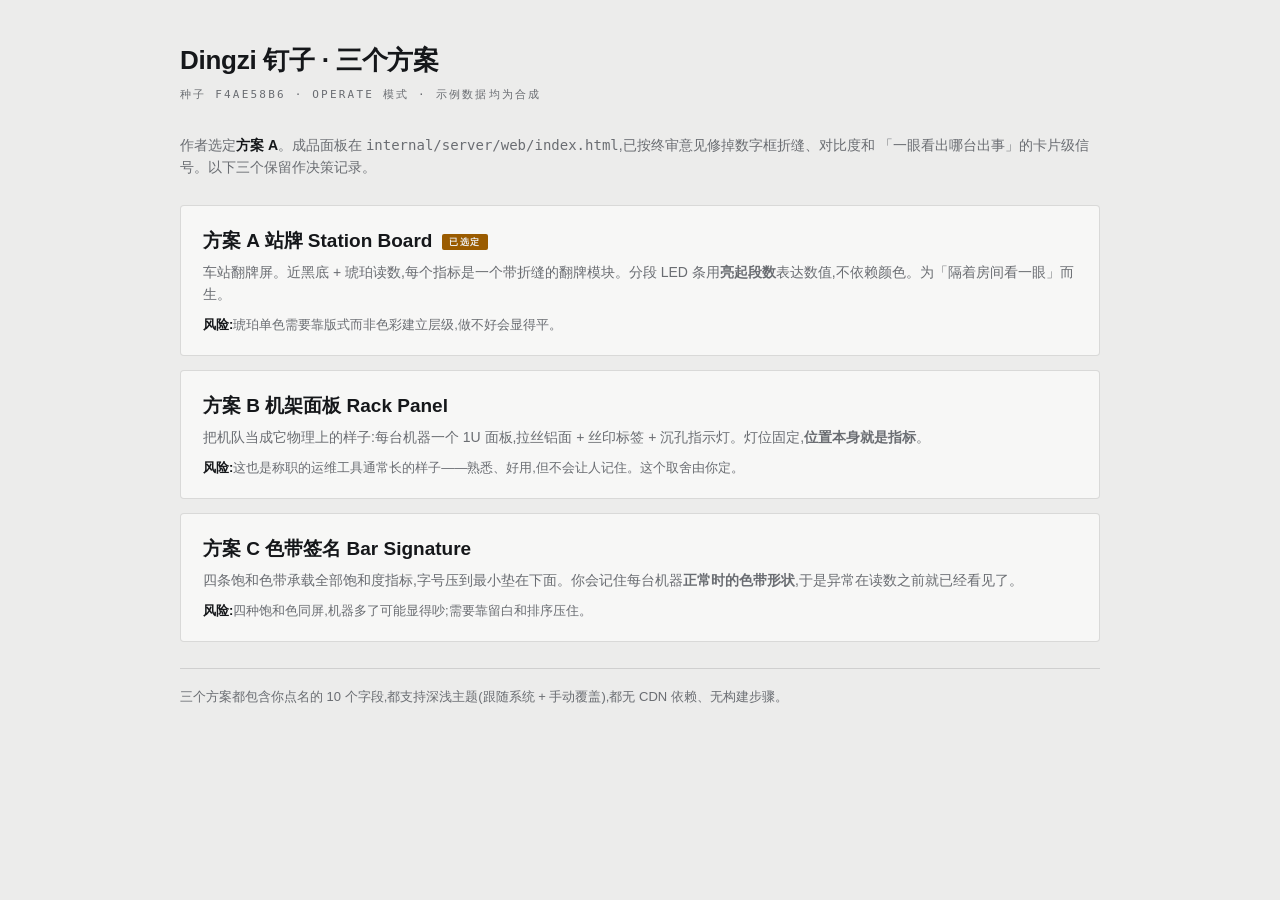
<file: mockups/index.html>
<!DOCTYPE html>
<html lang="zh-CN">
<head>
<meta charset="UTF-8">
<meta name="viewport" content="width=device-width, initial-scale=1">
<title>Dingzi 钉子 · 三个方案</title>
<style>
:root{--bg:#111214;--card:#1c1e21;--ink:#f0f0ee;--dim:#8b9097;--edge:rgba(255,255,255,.12);
--acc:#ffb000;
--sans:-apple-system,BlinkMacSystemFont,"Segoe UI","Noto Sans SC","PingFang SC",sans-serif;
--mono:ui-monospace,SFMono-Regular,Menlo,Consolas,monospace}
@media(prefers-color-scheme:light){:root{--bg:#ececeb;--card:#f7f7f6;--ink:#15171a;
--dim:#6a6d72;--edge:rgba(0,0,0,.12);--acc:#9a5b00}}
*{box-sizing:border-box;margin:0;padding:0}
body{background:var(--bg);color:var(--ink);font-family:var(--sans);padding:40px 24px 60px;
line-height:1.55}
.w{max-width:920px;margin:0 auto}
h1{font-size:26px;letter-spacing:-.01em;margin-bottom:6px}
.sub{font-family:var(--mono);font-size:11px;letter-spacing:.2em;text-transform:uppercase;
color:var(--dim);margin-bottom:32px}
a.card{display:block;background:var(--card);border:1px solid var(--edge);border-radius:4px;
padding:20px 22px;margin-bottom:14px;text-decoration:none;color:inherit}
a.card:hover{border-color:var(--acc)}
a.card:focus-visible{outline:2px solid var(--acc);outline-offset:2px}
.chosen{font-family:var(--mono);font-size:9px;letter-spacing:.16em;
background:var(--acc);color:var(--bg);padding:3px 7px;border-radius:2px;margin-left:10px;
vertical-align:2px;font-weight:700}
h2{font-size:19px;margin-bottom:7px}
p{font-size:14px;color:var(--dim)}
p.risk{margin-top:9px;font-size:13px}
p.risk b{color:var(--ink);font-weight:600}
.note{margin-top:26px;padding-top:18px;border-top:1px solid var(--edge);font-size:13px;
color:var(--dim)}
</style>
</head>
<body>
<div class="w">
  <h1>Dingzi 钉子 · 三个方案</h1>
  <div class="sub">种子 f4ae58b6 · Operate 模式 · 示例数据均为合成</div>
  <p style="margin-bottom:26px">作者选定<b style="color:var(--ink)">方案 A</b>。成品面板在
  <code>internal/server/web/index.html</code>,已按终审意见修掉数字框折缝、对比度和
  「一眼看出哪台出事」的卡片级信号。以下三个保留作决策记录。</p>

  <a class="card" href="a-station-board.html">
    <h2>方案 A 站牌 Station Board<span class="chosen">已选定</span></h2>
    <p>车站翻牌屏。近黑底 + 琥珀读数,每个指标是一个带折缝的翻牌模块。分段 LED 条用<b>亮起段数</b>表达数值,不依赖颜色。为「隔着房间看一眼」而生。</p>
    <p class="risk"><b>风险:</b>琥珀单色需要靠版式而非色彩建立层级,做不好会显得平。</p>
  </a>

  <a class="card" href="b-rack-panel.html">
    <h2>方案 B 机架面板 Rack Panel</h2>
    <p>把机队当成它物理上的样子:每台机器一个 1U 面板,拉丝铝面 + 丝印标签 + 沉孔指示灯。灯位固定,<b>位置本身就是指标</b>。</p>
    <p class="risk"><b>风险:</b>这也是称职的运维工具通常长的样子——熟悉、好用,但不会让人记住。这个取舍由你定。</p>
  </a>

  <a class="card" href="c-bar-signature.html">
    <h2>方案 C 色带签名 Bar Signature</h2>
    <p>四条饱和色带承载全部饱和度指标,字号压到最小垫在下面。你会记住每台机器<b>正常时的色带形状</b>,于是异常在读数之前就已经看见了。</p>
    <p class="risk"><b>风险:</b>四种饱和色同屏,机器多了可能显得吵;需要靠留白和排序压住。</p>
  </a>

  <div class="note">三个方案都包含你点名的 10 个字段,都支持深浅主题(跟随系统 + 手动覆盖),都无 CDN 依赖、无构建步骤。</div>
</div>
</body>
</html>
</file>
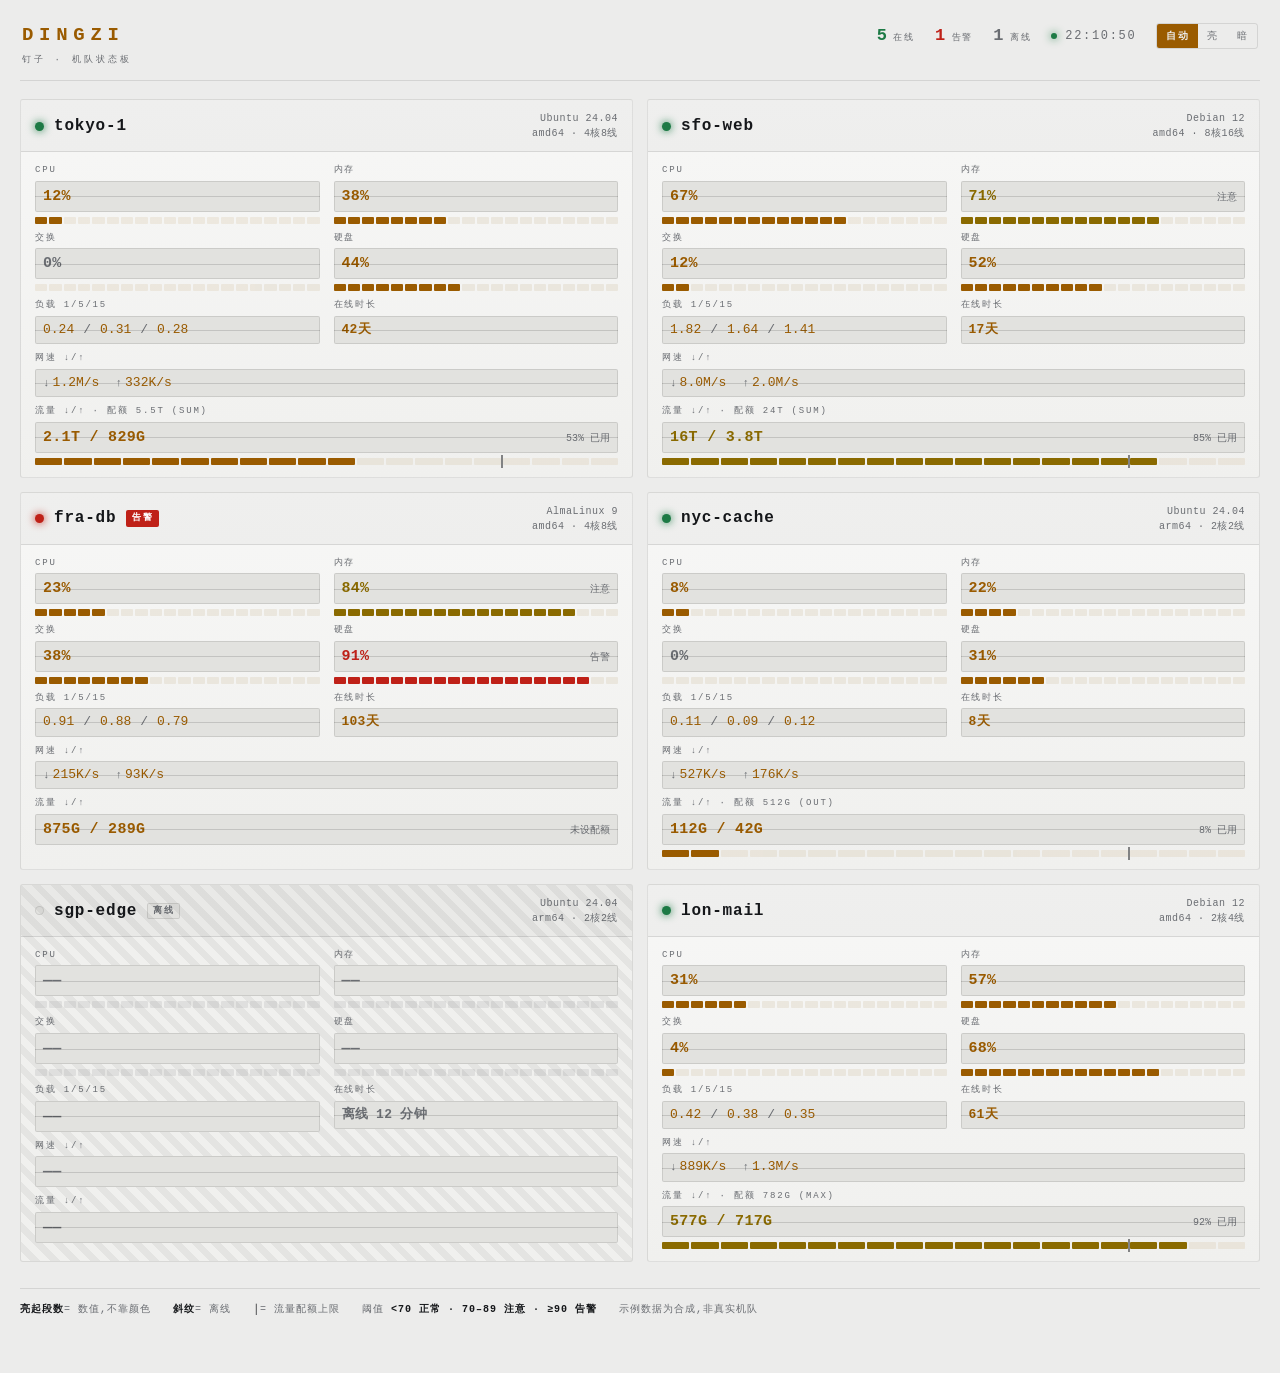
<file: mockups/a-station-board.html>
<!DOCTYPE html>
<html lang="zh-CN" data-theme="auto">
<head>
<meta charset="UTF-8">
<meta name="viewport" content="width=device-width, initial-scale=1">
<title>Dingzi 钉子 · 方案 A 站牌</title>
</head>
<body>
<!--
THESIS: A fleet panel read the way a departure board is read — from across the
room, before you decide to care. Refuses the category's rounded-card dashboard
with a donut chart and a gradient accent.
OWN-WORLD: Near-black board ground, amber phosphor readouts, every metric in a
recessed flap module with a visible fold seam. Segmented LED bars whose lit
count carries the value, so magnitude survives without color. Tabular mono
figures, tiny tracked silkscreen caps.
STORY: The operator sees which blocks are amber and which flipped to red, and
knows the fleet's state without reading a number.
FIRST VIEWPORT: Board header with live clock and fleet tally; beneath it a grid
of machine blocks, each a destination row with ten fields in fixed positions.
FORM: Transit departure board / split-flap, candidate 6 of 7, seed f4ae58b6.
FINISH: unreviewed and undocumented is unfinished; this build ends with the finish review, the verdict, DESIGN.md, and every shipping raster carrying its provenance
-->
<style>
/* ---- tokens: the board in its two lights -------------------------------- */
:root{
  --ground:#08090b; --board:#13161b; --board-lo:#0e1116; --well:#080a0d;
  --seam:#000; --edge:rgba(255,255,255,.07);
  --ink:#e9e7e2; --ink-dim:#8a8780;
  --amber:#ffb000; --amber-dim:#6d5622; --amber-glow:rgba(255,176,0,.30);
  --caution:#ffd400; --caution-dim:#6d5c11;
  --warn:#ff4133; --warn-dim:#6d201b;
  --ok:#3ad17c;
  --hatch:rgba(255,255,255,.045);
  --mono:ui-monospace,SFMono-Regular,"SF Mono",Menlo,Consolas,monospace;
  --sans:-apple-system,BlinkMacSystemFont,"Segoe UI","Noto Sans SC","PingFang SC","Microsoft YaHei",sans-serif;
  --r:3px;
}
/* Light is the printed timetable, not a washed-out board. Cool paper, not cream. */
@media (prefers-color-scheme:light){
  :root[data-theme=auto]{
    --ground:#ececeb; --board:#f7f7f6; --board-lo:#f0f0ee; --well:#e2e2df;
    --seam:rgba(0,0,0,.16); --edge:rgba(0,0,0,.10);
    --ink:#15171a; --ink-dim:#6a6d72;
    --amber:#9a5b00; --amber-dim:#d8c9b2; --amber-glow:rgba(154,91,0,.14);
    --caution:#8a6a00; --caution-dim:#ddd3ae;
    --warn:#bf2118; --warn-dim:#e8c6c2;
    --ok:#1d7a45; --hatch:rgba(0,0,0,.05);
  }
}
:root[data-theme=light]{
  --ground:#ececeb; --board:#f7f7f6; --board-lo:#f0f0ee; --well:#e2e2df;
  --seam:rgba(0,0,0,.16); --edge:rgba(0,0,0,.10);
  --ink:#15171a; --ink-dim:#6a6d72;
  --amber:#9a5b00; --amber-dim:#d8c9b2; --amber-glow:rgba(154,91,0,.14);
  --caution:#8a6a00; --caution-dim:#ddd3ae;
  --warn:#bf2118; --warn-dim:#e8c6c2;
  --ok:#1d7a45; --hatch:rgba(0,0,0,.05);
}
*{box-sizing:border-box;margin:0;padding:0}
html{-webkit-text-size-adjust:100%}
body{
  background:var(--ground); color:var(--ink);
  font-family:var(--sans); font-size:14px; line-height:1.4;
  padding:22px 20px 56px; min-height:100vh;
  font-variant-numeric:tabular-nums;
}
/* ---- board header ------------------------------------------------------- */
.board{max-width:1560px;margin:0 auto}
.masthead{
  display:flex;align-items:baseline;gap:18px;flex-wrap:wrap;
  padding:0 2px 14px;border-bottom:1px solid var(--edge);margin-bottom:18px;
}
/* No glow on the wordmark: a split-flap board's lettering is printed on
   physical flaps and does not emit light. The lamps below do glow, because they
   are LEDs. */
.wordmark{
  font-family:var(--mono);font-size:19px;font-weight:700;letter-spacing:.30em;
  text-transform:uppercase;color:var(--amber);
}
.wordmark small{
  display:block;font-size:9px;letter-spacing:.34em;color:var(--ink-dim);
  margin-top:5px;font-weight:400;text-shadow:none;
}
.tally{display:flex;gap:20px;margin-left:auto;align-items:center;flex-wrap:wrap}
.tally b{font-family:var(--mono);font-size:17px;font-weight:600;letter-spacing:.02em}
.tally i{
  font-style:normal;font-size:9px;letter-spacing:.20em;text-transform:uppercase;
  color:var(--ink-dim);margin-left:6px;
}
.t-on b{color:var(--ok)} .t-warn b{color:var(--warn)} .t-off b{color:var(--ink-dim)}
/* The now-marker: donated by the drum-machine step row. A board nobody can date
   is a board that lies when the feed dies, so the clock ticks in the masthead. */
.clock{
  font-family:var(--mono);font-size:12px;letter-spacing:.14em;color:var(--ink-dim);
  display:flex;align-items:center;gap:8px;
}
.clock .beat{
  width:6px;height:6px;border-radius:50%;background:var(--ok);
  box-shadow:0 0 8px var(--ok);animation:beat 2s steps(1,end) infinite;
}
@keyframes beat{0%,49%{opacity:1}50%,100%{opacity:.18}}
.themer{display:flex;border:1px solid var(--edge);border-radius:var(--r);overflow:hidden}
.themer button{
  font:inherit;font-size:10px;letter-spacing:.14em;text-transform:uppercase;
  padding:5px 9px;background:transparent;color:var(--ink-dim);border:0;cursor:pointer;
}
.themer button[aria-pressed=true]{background:var(--amber);color:var(--ground);font-weight:700}
.themer button:focus-visible{outline:2px solid var(--amber);outline-offset:-2px}

/* ---- the grid: integer-scale, donated by the CRT challenger -------------
   Fewer blocks at full size beats many blocks shrunk to mush. */
.grid{display:grid;gap:14px;grid-template-columns:repeat(auto-fill,minmax(438px,1fr))}
@media (max-width:940px){.grid{grid-template-columns:1fr}}

/* ---- machine block ------------------------------------------------------ */
.mc{
  background:linear-gradient(180deg,var(--board) 0%,var(--board-lo) 100%);
  border:1px solid var(--edge);border-radius:var(--r);
  padding:0 0 12px;position:relative;overflow:hidden;
}
.mc.is-off{background:var(--board-lo)}
/* Hazard hatch for offline — donated by the streetwear challenger. State as
   pattern, never color alone. */
.mc.is-off::before{
  content:"";position:absolute;inset:0;pointer-events:none;
  background:repeating-linear-gradient(45deg,transparent 0 7px,var(--hatch) 7px 14px);
}
.mc-head{
  display:flex;align-items:center;gap:10px;
  padding:11px 14px 10px;border-bottom:1px solid var(--edge);
  background:rgba(0,0,0,.16);
}
:root[data-theme=light] .mc-head{background:rgba(0,0,0,.03)}
@media (prefers-color-scheme:light){:root[data-theme=auto] .mc-head{background:rgba(0,0,0,.03)}}
.lamp{width:9px;height:9px;border-radius:50%;flex:none;background:var(--ok);box-shadow:0 0 9px var(--ok)}
.lamp.warn{background:var(--warn);box-shadow:0 0 9px var(--warn)}
.lamp.off{background:var(--well);box-shadow:inset 0 0 0 1px var(--edge)}
.mc-name{
  font-family:var(--mono);font-size:16px;font-weight:600;letter-spacing:.05em;color:var(--ink);
}
/* Text marker beside the lamp: colorblind and across-the-room safe. */
.mc-flag{
  font-family:var(--mono);font-size:9px;letter-spacing:.16em;text-transform:uppercase;
  padding:2px 6px;border-radius:2px;font-weight:700;
}
.mc-flag.warn{background:var(--warn);color:#fff}
.mc-flag.off{background:var(--well);color:var(--ink-dim);box-shadow:inset 0 0 0 1px var(--edge)}
.mc-spec{
  margin-left:auto;text-align:right;font-family:var(--mono);font-size:10px;
  letter-spacing:.05em;color:var(--ink-dim);line-height:1.5;
}

/* ---- flap modules ------------------------------------------------------- */
.mods{padding:12px 14px 0;display:grid;grid-template-columns:1fr 1fr;gap:8px 14px}
.mod{min-width:0}
.mod-k{
  font-family:var(--mono);font-size:9px;letter-spacing:.20em;text-transform:uppercase;
  color:var(--ink-dim);margin-bottom:4px;
}
/* The flap: a recessed well with a fold seam across its middle. */
.flap{
  position:relative;background:var(--well);border-radius:2px;
  box-shadow:inset 0 0 0 1px var(--edge);
  padding:5px 8px;display:flex;align-items:baseline;gap:7px;
  transform-origin:50% 50%;backface-visibility:hidden;
}
.flap::after{
  content:"";position:absolute;left:0;right:0;top:50%;height:1px;
  background:var(--seam);opacity:.85;pointer-events:none;
}
.flap.flipping{animation:flip .19s ease-out}
@keyframes flip{
  0%{transform:perspective(220px) rotateX(-84deg);filter:brightness(1.5)}
  100%{transform:perspective(220px) rotateX(0);filter:brightness(1)}
}
@media (prefers-reduced-motion:reduce){
  .flap.flipping{animation:none}
  .clock .beat{animation:none}
}
.num{font-family:var(--mono);font-size:15px;font-weight:600;color:var(--amber);letter-spacing:.02em}
.num.caution{color:var(--caution)} .num.warn{color:var(--warn)}
.num.dead,.num.zero{color:var(--ink-dim)}
.sub{font-family:var(--mono);font-size:10px;color:var(--ink-dim);margin-left:auto;white-space:nowrap}

/* ---- segmented bar: lit-segment COUNT carries the value ------------------
   Discrete bands donated by the cyclorama challenger — named steps, never a
   continuous ramp, so magnitude reads without relying on hue. */
.segs{display:flex;gap:2px;margin-top:5px;height:7px}
.seg{flex:1;background:var(--amber-dim);border-radius:1px;opacity:.32}
.seg.on{opacity:1;background:var(--amber)}
.seg.on.caution{background:var(--caution)}
.seg.on.warn{background:var(--warn)}
.mc.is-off .seg{background:var(--ink-dim);opacity:.13}

/* ---- wide modules ------------------------------------------------------- */
.wide{grid-column:1/-1}
.rate{display:flex;gap:16px;font-family:var(--mono);font-size:13px}
.rate span{color:var(--amber)}
.rate span i{font-style:normal;color:var(--ink-dim);font-size:11px;margin-right:3px}
.mc.is-off .rate span{color:var(--ink-dim)}
/* Quota: the bar is already scaled to the cap, so a tick at the right edge
   would restate the obvious. It marks the 80% caution line instead — the point
   where an operator still has time to act. */
.quota{position:relative;margin-top:5px}
.limit{
  position:absolute;top:-3px;bottom:-3px;left:80%;width:2px;background:var(--ink);
  opacity:.5;
}
.load{display:flex;gap:9px;font-family:var(--mono);font-size:13px;color:var(--amber)}
.load em{font-style:normal;color:var(--ink-dim)}
.mc.is-off .load{color:var(--ink-dim)}
.note{
  font-family:var(--mono);font-size:10px;color:var(--ink-dim);letter-spacing:.04em;
  padding:9px 14px 0;margin-top:2px;
}
.legend{
  max-width:1560px;margin:26px auto 0;padding-top:14px;border-top:1px solid var(--edge);
  font-family:var(--mono);font-size:10px;letter-spacing:.10em;color:var(--ink-dim);
  display:flex;gap:22px;flex-wrap:wrap;
}
.legend b{color:var(--ink);font-weight:600}

/* ---- phone --------------------------------------------------------------
   Must come last: these override .mods and .tally, and at equal specificity
   the cascade is decided by source order. Placed above them, the query matched
   and changed nothing. */
@media (max-width:560px){
  body{padding:16px 13px 44px}
  .mods{grid-template-columns:1fr;gap:9px 0}
  .masthead{gap:11px;padding-bottom:12px}
  .tally{margin-left:0;width:100%;gap:13px}
  .tally b{font-size:15px}
  .wordmark{font-size:16px}
  .wordmark small{font-size:8px}
  .mc-name{font-size:15px}
  .mc-spec{font-size:9px}
  .mc-head{padding:10px 12px 9px}
  .mods{padding:11px 12px 0}
  .num{font-size:14px}
  .legend{gap:7px 16px}
}
</style>
<div class="board">
  <header class="masthead">
    <div class="wordmark">DINGZI<small>钉子 · 机队状态板</small></div>
    <div class="tally">
      <span class="t-on"><b id="n-on">0</b><i>在线</i></span>
      <span class="t-warn"><b id="n-warn">0</b><i>告警</i></span>
      <span class="t-off"><b id="n-off">0</b><i>离线</i></span>
      <span class="clock"><span class="beat" aria-hidden="true"></span><span id="clk">--:--:--</span></span>
      <div class="themer" role="group" aria-label="主题">
        <button type="button" data-t="auto" aria-pressed="true">自动</button>
        <button type="button" data-t="light" aria-pressed="false">亮</button>
        <button type="button" data-t="dark" aria-pressed="false">暗</button>
      </div>
    </div>
  </header>
  <div class="grid" id="grid"></div>
  <div class="legend">
    <span><b>亮起段数</b>= 数值,不靠颜色</span>
    <span><b>斜纹</b>= 离线</span>
    <span><b>│</b>= 流量配额上限</span>
    <span>阈值 <b>&lt;70 正常 · 70–89 注意 · ≥90 告警</b></span>
    <span>示例数据为合成,非真实机队</span>
  </div>
</div>
<script>
// Synthetic fleet. PRODUCT.md: no real data exists; nothing here implies any.
const FLEET=[
 {n:"tokyo-1", os:"Ubuntu 24.04",a:"amd64",c:"4核8线",cpu:12,mem:38,swp:0, dsk:44,
  l:[.24,.31,.28],up:"42天",di:1.26e6,uo:3.4e5,ti:2.31e12,to:8.9e11,q:6e12,qm:"sum"},
 {n:"sfo-web", os:"Debian 12", a:"amd64",c:"8核16线",cpu:67,mem:71,swp:12,dsk:52,
  l:[1.82,1.64,1.41],up:"17天",di:8.4e6,uo:2.1e6,ti:1.8e13,to:4.2e12,q:2.6e13,qm:"sum"},
 {n:"fra-db",  os:"AlmaLinux 9",a:"amd64",c:"4核8线",cpu:23,mem:84,swp:38,dsk:91,
  l:[.91,.88,.79],up:"103天",di:2.2e5,uo:9.5e4,ti:9.4e11,to:3.1e11,q:0,qm:"sum"},
 {n:"nyc-cache",os:"Ubuntu 24.04",a:"arm64",c:"2核2线",cpu:8,mem:22,swp:0,dsk:31,
  l:[.11,.09,.12],up:"8天",di:5.4e5,uo:1.8e5,ti:1.2e11,to:4.5e10,q:5.5e11,qm:"out"},
 {n:"sgp-edge",os:"Ubuntu 24.04",a:"arm64",c:"2核2线",off:1,up:"离线 12 分钟"},
 {n:"lon-mail",os:"Debian 12",a:"amd64",c:"2核4线",cpu:31,mem:57,swp:4,dsk:68,
  l:[.42,.38,.35],up:"61天",di:9.1e5,uo:1.4e6,ti:6.2e11,to:7.7e11,q:8.4e11,qm:"max"}];
// Saturation metrics warn at 70/90. Quota runs on its own 80/95 pair: a disk at
// 80% is worth a glance, a bandwidth cap at 80% is worth acting on.
const T={caution:70,warn:90};
function band(v){return v>=T.warn?"warn":v>=T.caution?"caution":""}
function qband(v){return v>=95?"warn":v>=80?"caution":""}
function human(b){const u=["B","K","M","G","T","P"];let i=0;while(b>=1024&&i<u.length-1){b/=1024;i++}
  return (b<10&&i>0?b.toFixed(1):Math.round(b))+u[i]}
function segs(v,cls){let h='<div class="segs" aria-hidden="true">',on=Math.round(v/5);
  for(let i=0;i<20;i++)h+='<div class="seg'+(i<on?" on "+cls:"")+'"></div>';return h+"</div>"}
function mod(k,v,extra,cls){return '<div class="mod"><div class="mod-k">'+k+'</div>'+
  '<div class="flap"><span class="num '+(cls||"")+'">'+v+'</span>'+(extra||"")+'</div>'+
  (cls===undefined?"":"")+'</div>'}
function pct(k,v,off){if(off)return '<div class="mod"><div class="mod-k">'+k+
  '</div><div class="flap"><span class="num dead">——</span></div>'+segs(0,"")+'</div>';
  // A zero reads quiet: lighting it the same amber as a live value makes an
  // idle swap partition look like activity.
  const c=band(v), tone=v===0?"zero":c;
  return '<div class="mod"><div class="mod-k">'+k+'</div>'+
  '<div class="flap"><span class="num '+tone+'">'+v+'%</span>'+
  (c?'<span class="sub">'+(c==="warn"?"告警":"注意")+'</span>':'')+'</div>'+segs(v,c)+'</div>'}
function quota(m){
  if(!m.q)return '<div class="mod wide"><div class="mod-k">流量 ↓/↑</div><div class="flap">'+
    '<span class="num">'+human(m.ti)+' / '+human(m.to)+'</span>'+
    '<span class="sub">未设配额</span></div></div>';
  const used=m.qm==="out"?m.to:m.qm==="max"?Math.max(m.ti,m.to):m.ti+m.to;
  const p=Math.min(100,Math.round(used/m.q*100)),c=qband(p);
  return '<div class="mod wide"><div class="mod-k">流量 ↓/↑ · 配额 '+human(m.q)+
    ' ('+m.qm+')</div><div class="flap"><span class="num '+c+'">'+human(m.ti)+' / '+human(m.to)+
    '</span><span class="sub">'+p+'% 已用</span></div>'+
    '<div class="quota">'+segs(p,c)+'<span class="limit"></span></div></div>'}
function card(m){
  const o=!!m.off, hot=!o&&[m.cpu,m.mem,m.swp,m.dsk].some(v=>v>=T.warn);
  const lamp=o?"off":hot?"warn":"", flag=o?'<span class="mc-flag off">离线</span>':
    hot?'<span class="mc-flag warn">告警</span>':'';
  return '<article class="mc'+(o?" is-off":"")+'">'+
    '<div class="mc-head"><span class="lamp '+lamp+'" aria-hidden="true"></span>'+
    '<span class="mc-name">'+m.n+'</span>'+flag+
    '<span class="mc-spec">'+m.os+'<br>'+m.a+' · '+m.c+'</span></div>'+
    '<div class="mods">'+
      pct("CPU",m.cpu,o)+pct("内存",m.mem,o)+pct("交换",m.swp,o)+pct("硬盘",m.dsk,o)+
      '<div class="mod"><div class="mod-k">负载 1/5/15</div><div class="flap">'+
        (o?'<span class="num dead">——</span>':'<span class="load">'+
        m.l.map(x=>x.toFixed(2)).join('<em>/</em>')+'</span>')+'</div></div>'+
      '<div class="mod"><div class="mod-k">在线时长</div><div class="flap">'+
        '<span class="num'+(o?" dead":"")+'" style="font-size:13px">'+m.up+'</span></div></div>'+
      '<div class="mod wide"><div class="mod-k">网速 ↓/↑</div><div class="flap">'+
        (o?'<span class="num dead">——</span>':'<span class="rate">'+
        '<span><i>↓</i>'+human(m.di)+'/s</span><span><i>↑</i>'+human(m.uo)+'/s</span></span>')+
        '</div></div>'+
      (o?'<div class="mod wide"><div class="mod-k">流量 ↓/↑</div><div class="flap">'+
        '<span class="num dead">——</span></div></div>':quota(m))+
    '</div></article>'}
const grid=document.getElementById("grid");
grid.innerHTML=FLEET.map(card).join("");
document.getElementById("n-on").textContent=FLEET.filter(m=>!m.off).length;
document.getElementById("n-off").textContent=FLEET.filter(m=>m.off).length;
document.getElementById("n-warn").textContent=FLEET.filter(m=>!m.off&&
  [m.cpu,m.mem,m.swp,m.dsk].some(v=>v>=T.warn)).length;
// ?still=1 freezes the clock and the flaps so a screenshot is deterministic.
const STILL=new URLSearchParams(location.search).has("still");
function tick(){const d=new Date();document.getElementById("clk").textContent=
  [d.getHours(),d.getMinutes(),d.getSeconds()].map(x=>String(x).padStart(2,"0")).join(":")}
if(STILL){document.getElementById("clk").textContent="14:32:07"}
else{
  // The now-marker ticks so a dead feed cannot masquerade as fresh data.
  tick();setInterval(tick,1000);
  // Flap on change: the board's native motion, once per value, clock-locked.
  setInterval(()=>{const f=grid.querySelectorAll(".flap");
    const t=f[Math.floor(Math.random()*f.length)];if(!t)return;
    t.classList.add("flipping");setTimeout(()=>t.classList.remove("flipping"),200)},1400);
}
// Theme: ?theme= wins (deep-linkable, and what screenshots capture), then the
// stored preference, then follow the OS.
const Q=new URLSearchParams(location.search);
const html=document.documentElement, btns=[...document.querySelectorAll(".themer button")];
function setT(t,persist){html.dataset.theme=t;
  if(persist!==false)localStorage.setItem("dingzi-theme",t);
  btns.forEach(b=>b.setAttribute("aria-pressed",String(b.dataset.t===t)))}
btns.forEach(b=>b.onclick=()=>setT(b.dataset.t));
const forced=Q.get("theme");
setT(forced||localStorage.getItem("dingzi-theme")||"auto", !forced);
</script>
</body>
</html>
</file>
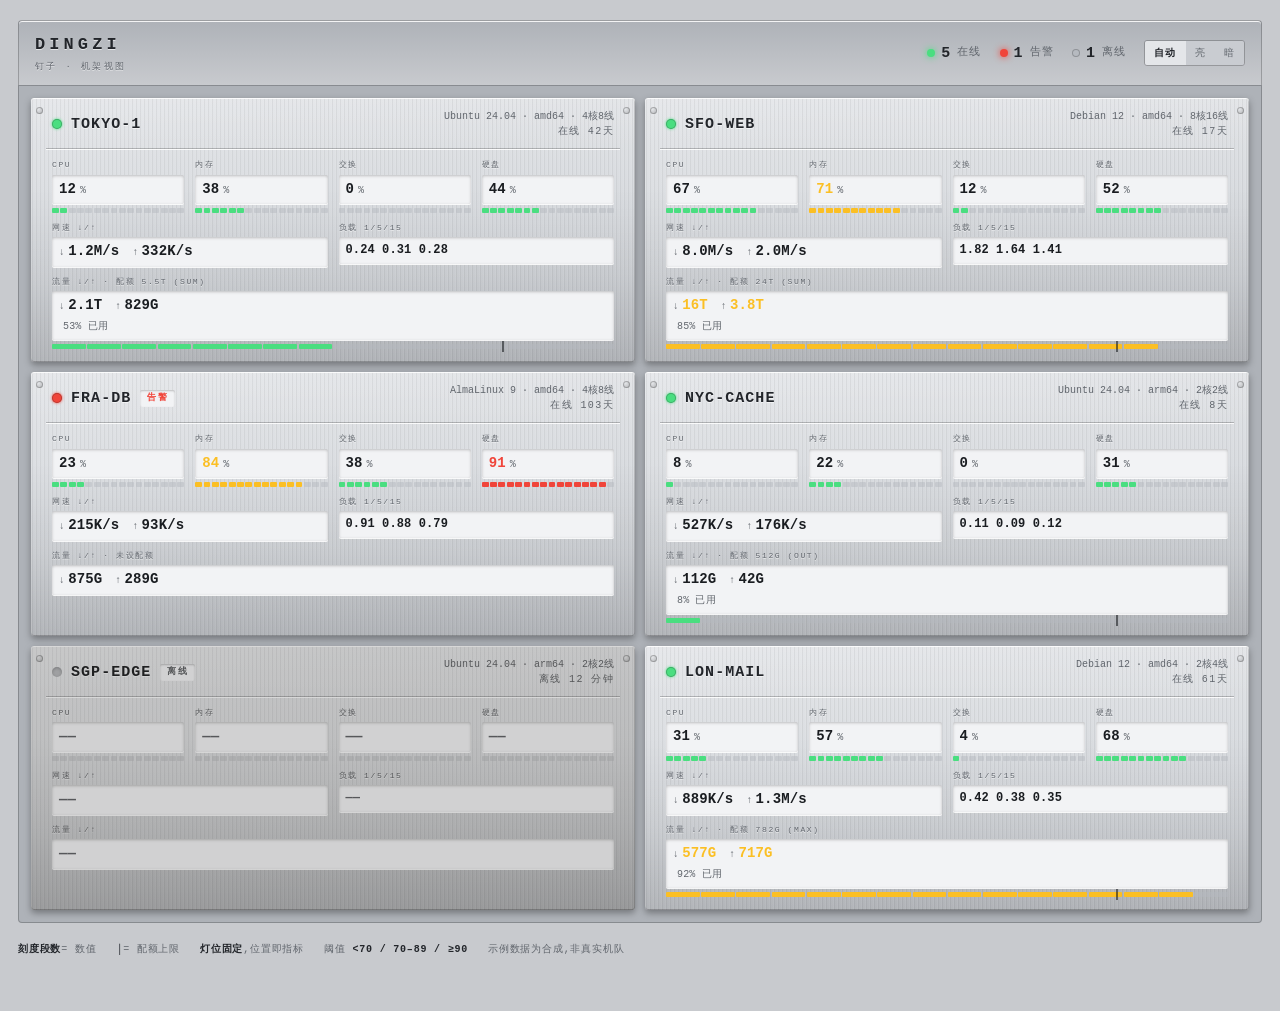
<file: mockups/b-rack-panel.html>
<!DOCTYPE html>
<html lang="zh-CN" data-theme="auto">
<head>
<meta charset="UTF-8">
<meta name="viewport" content="width=device-width, initial-scale=1">
<title>Dingzi 钉子 · 方案 B 机架面板</title>
</head>
<body>
<!--
THESIS: The fleet as the rack it physically is — each machine a 1U module with
silkscreened labels and recessed indicator wells at fixed coordinates. Refuses
the rounded-card dashboard, but knowingly lands near what good ops hardware
already looks like.
OWN-WORLD: Brushed aluminium faceplates, anodised dark wells, silkscreen caps,
Phillips screws at the corners. Indicator lamps in fixed positions so position
alone identifies a metric. Engraved-looking labels, technical mono numerals.
STORY: The operator reads the rack the way they'd read real hardware — lamp
positions first, numbers second.
FIRST VIEWPORT: Rack rails framing stacked machine modules, each faceplate
carrying ten labelled readouts on one grid.
FORM: Rack-mount front panel, candidate 1 of 7 (my top rank), seed f4ae58b6.
FINISH: unreviewed and undocumented is unfinished; this build ends with the finish review, the verdict, DESIGN.md, and every shipping raster carrying its provenance
-->
<style>
:root{
  --room:#191b1e; --rail:#2a2d32;
  --plate1:#4a4e55; --plate2:#3c4046; --plate-lo:#33363b;
  --well:#1a1c20; --groove:rgba(0,0,0,.55); --hi:rgba(255,255,255,.13);
  --silk:#e8e9ea; --silk-dim:#9aa0a8; --engrave:rgba(0,0,0,.5);
  --led-on:#4ade80; --led-warn:#fbbf24; --led-bad:#f0453a; --led-off:#23262a;
  --val:#e8e9ea;
  --mono:ui-monospace,SFMono-Regular,"SF Mono",Menlo,Consolas,monospace;
  --sans:-apple-system,BlinkMacSystemFont,"Segoe UI","Noto Sans SC","PingFang SC","Microsoft YaHei",sans-serif;
}
@media (prefers-color-scheme:light){
  :root[data-theme=auto]{
    --room:#c8cace; --rail:#aeb2b8;
    --plate1:#e4e6e9; --plate2:#d6d9dd; --plate-lo:#c9ccd1;
    --well:#f2f3f5; --groove:rgba(0,0,0,.22); --hi:rgba(255,255,255,.85);
    --silk:#22252a; --silk-dim:#61666d; --engrave:rgba(255,255,255,.6);
    --led-off:#b6bac0; --val:#1a1d21;
  }
}
:root[data-theme=light]{
  --room:#c8cace; --rail:#aeb2b8;
  --plate1:#e4e6e9; --plate2:#d6d9dd; --plate-lo:#c9ccd1;
  --well:#f2f3f5; --groove:rgba(0,0,0,.22); --hi:rgba(255,255,255,.85);
  --silk:#22252a; --silk-dim:#61666d; --engrave:rgba(255,255,255,.6);
  --led-off:#b6bac0; --val:#1a1d21;
}
*{box-sizing:border-box;margin:0;padding:0}
html{-webkit-text-size-adjust:100%}
body{background:var(--room);color:var(--silk);font-family:var(--sans);font-size:14px;
  line-height:1.4;padding:20px 18px 54px;min-height:100vh;font-variant-numeric:tabular-nums}
.rack{max-width:1580px;margin:0 auto}
/* ---- rack header on a rail --------------------------------------------- */
.rail{
  background:linear-gradient(180deg,var(--rail),var(--room));
  border:1px solid var(--groove);border-radius:4px 4px 0 0;
  padding:12px 16px;display:flex;align-items:center;gap:16px;flex-wrap:wrap;
  box-shadow:inset 0 1px 0 var(--hi);
}
.brand{font-family:var(--mono);font-size:17px;font-weight:700;letter-spacing:.24em;
  text-transform:uppercase;color:var(--silk);text-shadow:0 1px 0 var(--engrave)}
.brand small{display:block;font-size:9px;letter-spacing:.26em;color:var(--silk-dim);
  margin-top:4px;font-weight:400}
.stat{display:flex;gap:18px;margin-left:auto;align-items:center;flex-wrap:wrap}
.stat span{font-family:var(--mono);font-size:11px;letter-spacing:.10em;color:var(--silk-dim);
  display:flex;align-items:center;gap:6px}
.stat b{font-size:15px;color:var(--silk);font-weight:600}
.dot{width:8px;height:8px;border-radius:50%;box-shadow:inset 0 0 0 1px var(--groove)}
.dot.g{background:var(--led-on);box-shadow:0 0 7px var(--led-on)}
.dot.r{background:var(--led-bad);box-shadow:0 0 7px var(--led-bad)}
.dot.k{background:var(--led-off)}
.themer{display:flex;border:1px solid var(--groove);border-radius:3px;overflow:hidden}
.themer button{font:inherit;font-size:10px;letter-spacing:.12em;text-transform:uppercase;
  padding:5px 9px;background:var(--plate-lo);color:var(--silk-dim);border:0;cursor:pointer}
.themer button[aria-pressed=true]{background:var(--plate1);color:var(--silk);font-weight:700}
.themer button:focus-visible{outline:2px solid var(--led-warn);outline-offset:-2px}

.bay{display:grid;gap:10px;grid-template-columns:repeat(auto-fill,minmax(452px,1fr));
  padding:12px;background:var(--rail);border:1px solid var(--groove);border-top:0;
  border-radius:0 0 4px 4px}
@media (max-width:960px){.bay{grid-template-columns:1fr}}

/* ---- 1U faceplate ------------------------------------------------------- */
/* Brushed metal, properly. The first attempt read as flat grey because a 2.8%
   white stripe over a shallow gradient is invisible: real brushed aluminium has
   directional grain plus a bright horizontal specular band where the light
   crosses it. Both are needed, and the grain must be fine and high-contrast
   enough to survive the screen. */
.u{
  position:relative;border-radius:3px;padding:11px 15px 13px;
  background:
    repeating-linear-gradient(90deg,
      rgba(255,255,255,.055) 0 1px, rgba(0,0,0,.05) 1px 2px, transparent 2px 4px),
    linear-gradient(180deg,
      rgba(255,255,255,.10) 0%, rgba(255,255,255,.015) 16%,
      transparent 34%, rgba(0,0,0,.05) 68%, rgba(0,0,0,.13) 100%),
    linear-gradient(176deg,var(--plate1) 0%,var(--plate2) 55%,var(--plate-lo) 100%);
  box-shadow:
    inset 0 1px 0 var(--hi), inset 0 -1px 0 var(--groove),
    inset 1px 0 0 rgba(255,255,255,.05), inset -1px 0 0 rgba(0,0,0,.16),
    0 3px 7px rgba(0,0,0,.34);
}
.u.dead{filter:saturate(.35) brightness(.86)}
/* Mounting screws — the plate is a physical object. */
.u::before,.u::after{
  content:"";position:absolute;width:7px;height:7px;border-radius:50%;top:9px;
  background:radial-gradient(circle at 35% 32%,var(--plate1),var(--groove));
  box-shadow:inset 0 0 0 1px var(--groove);
}
.u::before{left:5px}.u::after{right:5px}
.u-top{display:flex;align-items:center;gap:9px;padding:0 6px 9px;
  border-bottom:1px solid var(--groove);margin-bottom:10px;
  box-shadow:0 1px 0 var(--hi)}
/* A tight halo, not a bloom: this panel sits in a lit room, where an indicator
   LED reads as a lit lens with a small spill, not a neon sign. */
.u-led{width:10px;height:10px;border-radius:50%;flex:none;background:var(--led-on);
  box-shadow:0 0 3px var(--led-on),inset 0 0 0 1px var(--groove)}
.u-led.w{background:var(--led-bad);box-shadow:0 0 3px var(--led-bad),inset 0 0 0 1px var(--groove)}
.u-led.k{background:var(--led-off);box-shadow:inset 0 1px 3px var(--groove)}
.u-name{font-family:var(--mono);font-size:15px;font-weight:700;letter-spacing:.07em;
  text-transform:uppercase;text-shadow:0 1px 0 var(--engrave)}
/* Engraved state plate — text, so state never rests on colour alone. */
.tag{font-family:var(--mono);font-size:9px;letter-spacing:.14em;font-weight:700;
  padding:2px 7px;border-radius:2px;background:var(--well);color:var(--silk-dim);
  box-shadow:inset 0 1px 2px var(--groove)}
.tag.w{color:var(--led-bad)}
.u-spec{margin-left:auto;font-family:var(--mono);font-size:10px;color:var(--silk-dim);
  text-align:right;line-height:1.5}

/* ---- readouts in fixed wells ------------------------------------------- */
.reads{display:grid;grid-template-columns:repeat(4,1fr);gap:9px 11px;padding:0 6px}
.r{min-width:0}
.r.w2{grid-column:span 2}
.r.w4{grid-column:1/-1}
/* The limit tick marks the 80% caution line. The bar is already scaled to the
   cap, so a tick at the right edge would only restate the end of the bar. */
.lim span{left:80%;right:auto}
.lbl{font-family:var(--mono);font-size:8px;letter-spacing:.20em;text-transform:uppercase;
  color:var(--silk-dim);margin-bottom:4px;text-shadow:0 1px 0 var(--engrave)}
.wl{background:var(--well);border-radius:2px;padding:5px 7px;
  box-shadow:inset 0 1px 3px var(--groove),0 1px 0 var(--hi)}
.v{font-family:var(--mono);font-size:14px;font-weight:600;color:var(--val);letter-spacing:.01em}
.v.c{color:var(--led-warn)}.v.b{color:var(--led-bad)}.v.k{color:var(--silk-dim)}
.v small{font-size:10px;color:var(--silk-dim);font-weight:400;margin-left:4px}
/* Meter: discrete ticks, count carries the value. */
.mtr{display:flex;gap:1.5px;height:5px;margin-top:4px}
.tk{flex:1;border-radius:1px;background:var(--led-off);opacity:.5}
.tk.on{opacity:1;background:var(--led-on)}
.tk.on.c{background:var(--led-warn)}.tk.on.b{background:var(--led-bad)}
.pair{display:flex;gap:13px}
.pair i{font-style:normal;color:var(--silk-dim);font-size:10px;margin-right:3px}
.lim{position:relative}
.lim span{position:absolute;top:-3px;bottom:-3px;right:0;width:2px;background:var(--val);opacity:.6}
.foot{max-width:1580px;margin:20px auto 0;font-family:var(--mono);font-size:10px;
  letter-spacing:.08em;color:var(--silk-dim);display:flex;gap:20px;flex-wrap:wrap}
.foot b{color:var(--silk);font-weight:600}

/* ---- phone --------------------------------------------------------------
   Must come last: these override .reads and .stat, and at equal specificity
   the cascade is decided by source order. Placed above them, the query matched
   while .reads stayed at four 68px columns. */
@media (max-width:560px){
  body{padding:14px 10px 44px}
  .bay{padding:8px;gap:8px}
  .rail{padding:11px 12px}
  .reads{grid-template-columns:repeat(2,1fr);gap:9px}
  .r.w2,.r.w4{grid-column:1/-1}
  .stat{margin-left:0;width:100%;gap:12px}
  .brand{font-size:15px}
  .brand small{font-size:8px}
  .u-name{font-size:13px}
  .u-spec{font-size:9px}
  .u{padding:10px 12px 12px}
  .foot{gap:6px 14px}
}
</style>
<div class="rack">
  <div class="rail">
    <div class="brand">DINGZI<small>钉子 · 机架视图</small></div>
    <div class="stat">
      <span><i class="dot g"></i><b id="n-on">0</b>在线</span>
      <span><i class="dot r"></i><b id="n-warn">0</b>告警</span>
      <span><i class="dot k"></i><b id="n-off">0</b>离线</span>
      <div class="themer" role="group" aria-label="主题">
        <button type="button" data-t="auto" aria-pressed="true">自动</button>
        <button type="button" data-t="light" aria-pressed="false">亮</button>
        <button type="button" data-t="dark" aria-pressed="false">暗</button>
      </div>
    </div>
  </div>
  <div class="bay" id="bay"></div>
  <div class="foot">
    <span><b>刻度段数</b>= 数值</span><span><b>│</b>= 配额上限</span>
    <span><b>灯位固定</b>,位置即指标</span>
    <span>阈值 <b>&lt;70 / 70–89 / ≥90</b></span>
    <span>示例数据为合成,非真实机队</span>
  </div>
</div>
<script>
const FLEET=[
 {n:"tokyo-1", os:"Ubuntu 24.04",a:"amd64",c:"4核8线",cpu:12,mem:38,swp:0, dsk:44,
  l:[.24,.31,.28],up:"42天",di:1.26e6,uo:3.4e5,ti:2.31e12,to:8.9e11,q:6e12,qm:"sum"},
 {n:"sfo-web", os:"Debian 12", a:"amd64",c:"8核16线",cpu:67,mem:71,swp:12,dsk:52,
  l:[1.82,1.64,1.41],up:"17天",di:8.4e6,uo:2.1e6,ti:1.8e13,to:4.2e12,q:2.6e13,qm:"sum"},
 {n:"fra-db",  os:"AlmaLinux 9",a:"amd64",c:"4核8线",cpu:23,mem:84,swp:38,dsk:91,
  l:[.91,.88,.79],up:"103天",di:2.2e5,uo:9.5e4,ti:9.4e11,to:3.1e11,q:0,qm:"sum"},
 {n:"nyc-cache",os:"Ubuntu 24.04",a:"arm64",c:"2核2线",cpu:8,mem:22,swp:0,dsk:31,
  l:[.11,.09,.12],up:"8天",di:5.4e5,uo:1.8e5,ti:1.2e11,to:4.5e10,q:5.5e11,qm:"out"},
 {n:"sgp-edge",os:"Ubuntu 24.04",a:"arm64",c:"2核2线",off:1,up:"离线 12 分钟"},
 {n:"lon-mail",os:"Debian 12",a:"amd64",c:"2核4线",cpu:31,mem:57,swp:4,dsk:68,
  l:[.42,.38,.35],up:"61天",di:9.1e5,uo:1.4e6,ti:6.2e11,to:7.7e11,q:8.4e11,qm:"max"}];
// Saturation metrics warn at 70/90; a bandwidth cap runs on 80/95, where the
// operator still has room to act.
const T={c:70,b:90};
function bd(v){return v>=T.b?"b":v>=T.c?"c":""}
function qbd(v){return v>=95?"b":v>=80?"c":""}
function human(b){const u=["B","K","M","G","T","P"];let i=0;while(b>=1024&&i<u.length-1){b/=1024;i++}
  return (b<10&&i>0?b.toFixed(1):Math.round(b))+u[i]}
function mtr(v,c){let h='<div class="mtr" aria-hidden="true">',on=Math.round(v/6.25);
  for(let i=0;i<16;i++)h+='<div class="tk'+(i<on?" on "+c:"")+'"></div>';return h+'</div>'}
function pc(k,v,off){
  if(off)return '<div class="r"><div class="lbl">'+k+'</div><div class="wl">'+
    '<div class="v k">——</div></div>'+mtr(0,"")+'</div>';
  const c=bd(v);return '<div class="r"><div class="lbl">'+k+'</div><div class="wl">'+
    '<div class="v '+c+'">'+v+'<small>%</small></div></div>'+mtr(v,c)+'</div>'}
function qta(m){
  if(!m.q)return '<div class="r w4"><div class="lbl">流量 ↓/↑ · 未设配额</div><div class="wl">'+
    '<div class="v"><span class="pair"><span><i>↓</i>'+human(m.ti)+'</span>'+
    '<span><i>↑</i>'+human(m.to)+'</span></span></div></div></div>';
  const u=m.qm==="out"?m.to:m.qm==="max"?Math.max(m.ti,m.to):m.ti+m.to;
  const p=Math.min(100,Math.round(u/m.q*100)),c=qbd(p);
  return '<div class="r w4"><div class="lbl">流量 ↓/↑ · 配额 '+human(m.q)+' ('+m.qm+')</div>'+
    '<div class="wl"><div class="v '+c+'"><span class="pair"><span><i>↓</i>'+human(m.ti)+
    '</span><span><i>↑</i>'+human(m.to)+'</span></span><small>'+p+'% 已用</small></div></div>'+
    '<div class="lim">'+mtr(p,c)+'<span></span></div></div>'}
function plate(m){
  const o=!!m.off,hot=!o&&[m.cpu,m.mem,m.swp,m.dsk].some(v=>v>=T.b);
  return '<article class="u'+(o?" dead":"")+'">'+
   '<div class="u-top"><span class="u-led '+(o?"k":hot?"w":"")+'" aria-hidden="true"></span>'+
   '<span class="u-name">'+m.n+'</span>'+
   (o?'<span class="tag">离线</span>':hot?'<span class="tag w">告警</span>':'')+
   // Uptime sits with the spec: both are static facts, and keeping it out of the
   // readout grid is what lets every card resolve to the same height.
   '<span class="u-spec">'+m.os+' · '+m.a+' · '+m.c+'<br>'+
   '<span style="letter-spacing:.14em">'+(o?m.up:"在线 "+m.up)+'</span></span></div>'+
   '<div class="reads">'+
     pc("CPU",m.cpu,o)+pc("内存",m.mem,o)+pc("交换",m.swp,o)+pc("硬盘",m.dsk,o)+
     '<div class="r w2"><div class="lbl">网速 ↓/↑</div><div class="wl"><div class="v'+
       (o?" k":"")+'">'+(o?"——":'<span class="pair"><span><i>↓</i>'+human(m.di)+
       '/s</span><span><i>↑</i>'+human(m.uo)+'/s</span></span>')+'</div></div></div>'+
     // Load spans two cells: three 4-char figures wrapped to a second line in
     // one cell and dragged every card's height out of alignment.
     '<div class="r w2"><div class="lbl">负载 1/5/15</div><div class="wl"><div class="v'+
       (o?" k":"")+'" style="font-size:12px">'+(o?"——":m.l.map(x=>x.toFixed(2)).join("  "))+
       '</div></div></div>'+
     (o?'<div class="r w4"><div class="lbl">流量 ↓/↑</div><div class="wl">'+
       '<div class="v k">——</div></div></div>':qta(m))+
   '</div></article>'}
document.getElementById("bay").innerHTML=FLEET.map(plate).join("");
document.getElementById("n-on").textContent=FLEET.filter(m=>!m.off).length;
document.getElementById("n-off").textContent=FLEET.filter(m=>m.off).length;
document.getElementById("n-warn").textContent=FLEET.filter(m=>!m.off&&
  [m.cpu,m.mem,m.swp,m.dsk].some(v=>v>=T.b)).length;
// Theme: ?theme= wins (deep-linkable, and what screenshots capture), then the
// stored preference, then follow the OS.
const html=document.documentElement,btns=[...document.querySelectorAll(".themer button")];
function setT(t,persist){html.dataset.theme=t;
  if(persist!==false)localStorage.setItem("dingzi-theme",t);
  btns.forEach(b=>b.setAttribute("aria-pressed",String(b.dataset.t===t)))}
btns.forEach(b=>b.onclick=()=>setT(b.dataset.t));
const forced=new URLSearchParams(location.search).get("theme");
setT(forced||localStorage.getItem("dingzi-theme")||"auto", !forced);
</script>
</body>
</html>
</file>
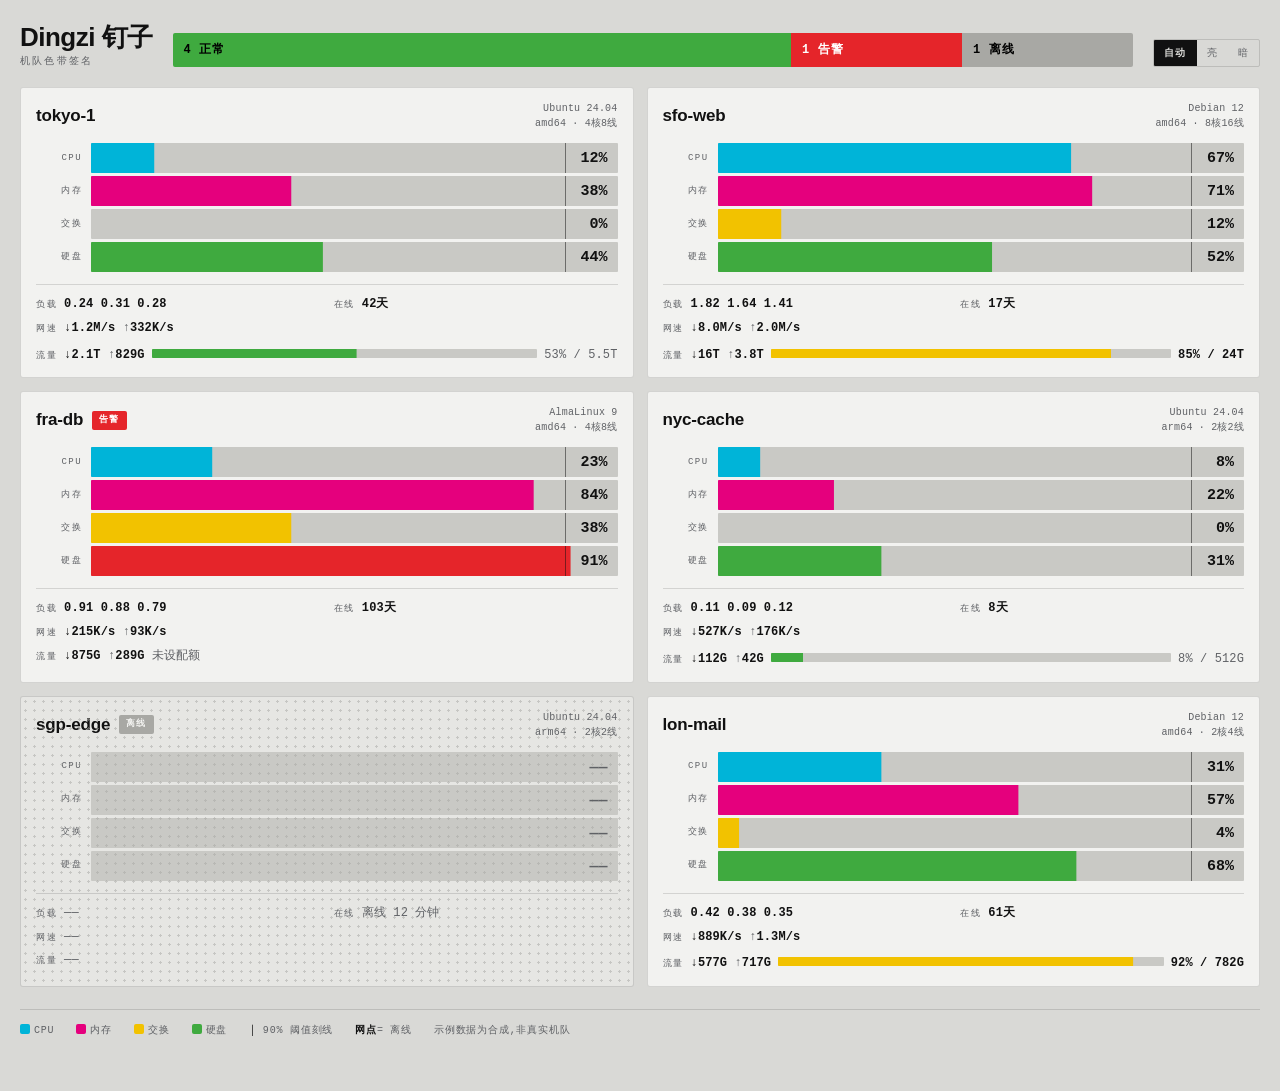
<file: mockups/c-bar-signature.html>
<!DOCTYPE html>
<html lang="zh-CN" data-theme="auto">
<head>
<meta charset="UTF-8">
<meta name="viewport" content="width=device-width, initial-scale=1">
<title>Dingzi 钉子 · 方案 C 色带签名</title>
</head>
<body>
<!--
THESIS: Each machine wears a colour signature you learn by shape, not by
reading. Oversized saturated bars carry every saturation metric; type stays
small and businesslike underneath. Refuses the equal-weight table and the
donut-chart card alike.
OWN-WORLD: Cool grey ground, four saturated bar roles (cyan CPU, magenta
memory, yellow swap, green disk) multiplying where they overlap. Neutral
grotesque set small; numerals ride on their own bars. Offline scatters to grey.
STORY: The operator recognises a machine's normal silhouette, so an abnormal
one is visible before any number is read.
FIRST VIEWPORT: Fleet tally in bar form, then a grid of machine cards, each a
stack of four full-width metric bars over a quiet spec line.
FORM: Studio Dumbar modular identity (dealt challenger, competitive), fused;
seed f4ae58b6.
FINISH: unreviewed and undocumented is unfinished; this build ends with the finish review, the verdict, DESIGN.md, and every shipping raster carrying its provenance
-->
<style>
:root{
  --bg:#d9d9d6; --card:#f2f2f0; --card-lo:#e6e6e3; --track:#c9c9c5;
  --ink:#111; --ink-dim:#5f6165; --edge:rgba(0,0,0,.13);
  --cpu:#00b4d8; --mem:#e5007d; --swp:#f2c200; --dsk:#3faa3f;
  --bad:#e5252a; --dead:#a8a8a4;
  --mono:ui-monospace,SFMono-Regular,"SF Mono",Menlo,Consolas,monospace;
  --sans:-apple-system,BlinkMacSystemFont,"Segoe UI","Noto Sans SC","PingFang SC","Microsoft YaHei",sans-serif;
}
@media (prefers-color-scheme:dark){
  :root[data-theme=auto]{
    --bg:#111214; --card:#1c1e21; --card-lo:#171a1c; --track:#2b2e33;
    --ink:#f0f0ee; --ink-dim:#8b9097; --edge:rgba(255,255,255,.10);
    --cpu:#22d3ee; --mem:#ff2d9b; --swp:#ffd21f; --dsk:#4ade80;
    --bad:#ff453a; --dead:#4a4e54;
  }
}
:root[data-theme=dark]{
  --bg:#111214; --card:#1c1e21; --card-lo:#171a1c; --track:#2b2e33;
  --ink:#f0f0ee; --ink-dim:#8b9097; --edge:rgba(255,255,255,.10);
  --cpu:#22d3ee; --mem:#ff2d9b; --swp:#ffd21f; --dsk:#4ade80;
  --bad:#ff453a; --dead:#4a4e54;
}
*{box-sizing:border-box;margin:0;padding:0}
html{-webkit-text-size-adjust:100%}
body{background:var(--bg);color:var(--ink);font-family:var(--sans);font-size:14px;
  line-height:1.4;padding:24px 20px 56px;min-height:100vh;font-variant-numeric:tabular-nums}
.wrap{max-width:1560px;margin:0 auto}
/* ---- masthead: the tally is itself a bar -------------------------------- */
.top{display:flex;align-items:flex-end;gap:20px;flex-wrap:wrap;margin-bottom:20px}
.mk{font-size:26px;font-weight:700;letter-spacing:-.02em;line-height:1}
.mk small{display:block;font-family:var(--mono);font-size:10px;font-weight:400;
  letter-spacing:.22em;text-transform:uppercase;color:var(--ink-dim);margin-top:7px}
.tallybar{flex:1;min-width:260px;display:flex;height:34px;border-radius:2px;overflow:hidden}
.tallybar div{display:flex;align-items:center;padding:0 11px;font-family:var(--mono);
  font-size:12px;font-weight:700;letter-spacing:.06em;color:#000;white-space:nowrap}
.tallybar .on{background:var(--dsk)}
.tallybar .wn{background:var(--bad);color:#fff}
.tallybar .of{background:var(--dead)}
.themer{display:flex;border:1px solid var(--edge);border-radius:2px;overflow:hidden}
.themer button{font:inherit;font-size:10px;letter-spacing:.12em;text-transform:uppercase;
  padding:6px 10px;background:transparent;color:var(--ink-dim);border:0;cursor:pointer}
.themer button[aria-pressed=true]{background:var(--ink);color:var(--bg);font-weight:700}
.themer button:focus-visible{outline:2px solid var(--cpu);outline-offset:-2px}

.grid{display:grid;gap:13px;grid-template-columns:repeat(auto-fill,minmax(426px,1fr))}
@media (max-width:920px){.grid{grid-template-columns:1fr}}

/* ---- machine card ------------------------------------------------------- */
.mc{background:var(--card);border-radius:3px;padding:13px 15px 14px;position:relative;
  border:1px solid var(--edge)}
.mc.off{background:var(--card-lo)}
/* Scattered module marks — the identity system's confetti, snapped to a grid,
   used here only to mark a dead machine. Pattern, not colour alone. */
.mc.off::after{content:"";position:absolute;inset:0;pointer-events:none;border-radius:3px;
  background-image:radial-gradient(var(--dead) 1.4px,transparent 1.4px);
  background-size:9px 9px;opacity:.5}
.hd{display:flex;align-items:center;gap:9px;margin-bottom:12px}
.nm{font-size:17px;font-weight:700;letter-spacing:-.01em}
.pill{font-family:var(--mono);font-size:9px;font-weight:700;letter-spacing:.13em;
  padding:3px 7px;border-radius:2px;text-transform:uppercase}
.pill.w{background:var(--bad);color:#fff}
.pill.o{background:var(--dead);color:var(--card)}
.sp{margin-left:auto;font-family:var(--mono);font-size:10px;color:var(--ink-dim);
  text-align:right;line-height:1.5;letter-spacing:.02em}

/* ---- the signature: four oversized bars, multiply on overlap ------------ */
.sig{display:flex;flex-direction:column;gap:3px;margin-bottom:12px}
.bar{position:relative;height:30px;background:var(--track);border-radius:1px;overflow:hidden}
/* scaleX, not width: a 50-machine fleet is 200 bars, and animating width would
   put every one of them through layout on each update. The fill is full width
   and scaled from its left edge, so the transform composites.
   No blend mode. The source grammar multiplies because its bars overlap and the
   overlap produces the secondary colours; these bars sit in separate rows and
   never overlap, so blending only desaturated the palette — screen turned the
   full-strength primaries into pastels on dark. Borrowing the effect without the
   condition that earned it is a costume, not the system. */
.fill{position:absolute;inset:0 auto 0 0;width:100%;
  transform-origin:left center;
  transition:transform .5s cubic-bezier(.2,.7,.2,1)}
@media (prefers-reduced-motion:reduce){.fill{transition:none}}
.f-cpu{background:var(--cpu)}.f-mem{background:var(--mem)}
.f-swp{background:var(--swp)}.f-dsk{background:var(--dsk)}
.bar.over .fill{background:var(--bad)}
/* Labels live in a fixed gutter left of the bar, not on it. mix-blend-mode
   difference against four saturated fills produced text that vanished at some
   values and not others — legibility cannot depend on the datum. The gutter
   also gives the four bars a shared left edge, which is what makes a machine's
   signature comparable to its neighbour's. */
.row{display:grid;grid-template-columns:46px 1fr;align-items:center;gap:9px}
.bl{font-family:var(--mono);font-size:9px;letter-spacing:.16em;text-transform:uppercase;
  color:var(--ink-dim);text-align:right}
.bv{position:absolute;right:10px;top:50%;transform:translateY(-50%);font-family:var(--mono);
  font-size:15px;font-weight:700;color:var(--ink);z-index:2}
.bar.dead .bv{color:var(--ink-dim)}
/* Threshold tick at 90 — a named step, not a gradient. Solid enough to see. */
.tick{position:absolute;top:0;bottom:0;left:90%;width:1px;background:var(--ink);
  opacity:.5;z-index:1}

/* ---- quiet facts underneath -------------------------------------------- */
.facts{display:grid;grid-template-columns:1fr 1fr;gap:7px 14px;
  padding-top:11px;border-top:1px solid var(--edge)}
.fx{display:flex;align-items:baseline;gap:7px;min-width:0}
.fk{font-family:var(--mono);font-size:9px;letter-spacing:.17em;text-transform:uppercase;
  color:var(--ink-dim);flex:none}
.fv{font-family:var(--mono);font-size:12px;font-weight:600;letter-spacing:.01em}
.fv.k{color:var(--ink-dim);font-weight:400}
.fv i{font-style:normal;color:var(--ink-dim);font-weight:400}
.w2{grid-column:1/-1}
/* Quota as a slim bar with a hard limit stop. */
.qb{position:relative;height:9px;background:var(--track);border-radius:1px;
  overflow:hidden;margin-top:5px;flex:1}
.qf{position:absolute;inset:0 auto 0 0;width:100%;background:var(--dsk);
  transform-origin:left center}
.qf.c{background:var(--swp)}.qf.b{background:var(--bad)}
.foot{max-width:1560px;margin:22px auto 0;padding-top:14px;border-top:1px solid var(--edge);
  font-family:var(--mono);font-size:10px;letter-spacing:.08em;color:var(--ink-dim);
  display:flex;gap:12px 22px;flex-wrap:wrap;align-items:center}
.foot b{color:var(--ink);font-weight:700}
.sw{display:inline-block;width:10px;height:10px;border-radius:2px;vertical-align:-1px;margin-right:4px}

/* ---- phone --------------------------------------------------------------
   Must come last: these override .facts and .row, and at equal specificity the
   cascade is decided by source order. Placed above them, the query matched and
   .facts stayed two-up. */
@media (max-width:560px){
  body{padding:16px 12px 44px}
  .top{gap:12px}
  .mk{font-size:21px}
  /* flex-basis, not width: width:100% on a flex item still lets it shrink, so
     the bar shared a line with the theme buttons and clipped its last segment —
     which is where the offline count lives, the one number that must never be
     the one that gets cut. */
  .tallybar{flex:0 0 100%;min-width:0;order:3;height:29px}
  .themer{order:2;margin-left:auto}
  .tallybar div{padding:0 8px;font-size:11px}
  .facts{grid-template-columns:1fr;gap:6px}
  .nm{font-size:15px}
  .sp{font-size:9px}
  .row{grid-template-columns:38px 1fr;gap:7px}
  .bar{height:27px}
  .bv{font-size:14px}
  .mc{padding:12px 13px 13px}
  .foot{gap:8px 14px}
}
</style>
<div class="wrap">
  <div class="top">
    <div class="mk">Dingzi 钉子<small>机队色带签名</small></div>
    <div class="tallybar" id="tally"></div>
    <div class="themer" role="group" aria-label="主题">
      <button type="button" data-t="auto" aria-pressed="true">自动</button>
      <button type="button" data-t="light" aria-pressed="false">亮</button>
      <button type="button" data-t="dark" aria-pressed="false">暗</button>
    </div>
  </div>
  <div class="grid" id="grid"></div>
  <div class="foot">
    <span><i class="sw" style="background:var(--cpu)"></i>CPU</span>
    <span><i class="sw" style="background:var(--mem)"></i>内存</span>
    <span><i class="sw" style="background:var(--swp)"></i>交换</span>
    <span><i class="sw" style="background:var(--dsk)"></i>硬盘</span>
    <span><b>│</b> 90% 阈值刻线</span>
    <span><b>网点</b>= 离线</span>
    <span>示例数据为合成,非真实机队</span>
  </div>
</div>
<script>
const FLEET=[
 {n:"tokyo-1", os:"Ubuntu 24.04",a:"amd64",c:"4核8线",cpu:12,mem:38,swp:0, dsk:44,
  l:[.24,.31,.28],up:"42天",di:1.26e6,uo:3.4e5,ti:2.31e12,to:8.9e11,q:6e12,qm:"sum"},
 {n:"sfo-web", os:"Debian 12", a:"amd64",c:"8核16线",cpu:67,mem:71,swp:12,dsk:52,
  l:[1.82,1.64,1.41],up:"17天",di:8.4e6,uo:2.1e6,ti:1.8e13,to:4.2e12,q:2.6e13,qm:"sum"},
 {n:"fra-db",  os:"AlmaLinux 9",a:"amd64",c:"4核8线",cpu:23,mem:84,swp:38,dsk:91,
  l:[.91,.88,.79],up:"103天",di:2.2e5,uo:9.5e4,ti:9.4e11,to:3.1e11,q:0,qm:"sum"},
 {n:"nyc-cache",os:"Ubuntu 24.04",a:"arm64",c:"2核2线",cpu:8,mem:22,swp:0,dsk:31,
  l:[.11,.09,.12],up:"8天",di:5.4e5,uo:1.8e5,ti:1.2e11,to:4.5e10,q:5.5e11,qm:"out"},
 {n:"sgp-edge",os:"Ubuntu 24.04",a:"arm64",c:"2核2线",off:1,up:"离线 12 分钟"},
 {n:"lon-mail",os:"Debian 12",a:"amd64",c:"2核4线",cpu:31,mem:57,swp:4,dsk:68,
  l:[.42,.38,.35],up:"61天",di:9.1e5,uo:1.4e6,ti:6.2e11,to:7.7e11,q:8.4e11,qm:"max"}];
const WARN=90,CAUT=70;
function human(b){const u=["B","K","M","G","T","P"];let i=0;while(b>=1024&&i<u.length-1){b/=1024;i++}
  return (b<10&&i>0?b.toFixed(1):Math.round(b))+u[i]}
function bar(k,cls,v,off){
  if(off)return '<div class="row"><span class="bl">'+k+'</span>'+
    '<div class="bar dead"><span class="bv">——</span></div></div>';
  return '<div class="row"><span class="bl">'+k+'</span>'+
    '<div class="bar'+(v>=WARN?" over":"")+'"><div class="fill f-'+cls+
    '" style="transform:scaleX('+(v/100)+')"></div><span class="tick"></span>'+
    '<span class="bv">'+v+'%</span></div></div>'}
function quota(m){
  if(!m.q)return '<div class="fx w2"><span class="fk">流量</span><span class="fv">↓'+
    human(m.ti)+' <i>↑</i>'+human(m.to)+'</span><span class="fv k">未设配额</span></div>';
  const u=m.qm==="out"?m.to:m.qm==="max"?Math.max(m.ti,m.to):m.ti+m.to;
  const p=Math.min(100,Math.round(u/m.q*100));
  // A cap runs on 80/95, not the 70/90 the saturation metrics use.
  const c=p>=95?"b":p>=80?"c":"";
  return '<div class="fx w2"><span class="fk">流量</span><span class="fv">↓'+human(m.ti)+
    ' <i>↑</i>'+human(m.to)+'</span><div class="qb"><div class="qf '+c+
    '" style="transform:scaleX('+(p/100)+')"></div></div><span class="fv'+(c?"":" k")+'">'+p+
    '% / '+human(m.q)+'</span></div>'}
function card(m){
  const o=!!m.off,hot=!o&&[m.cpu,m.mem,m.swp,m.dsk].some(v=>v>=WARN);
  return '<article class="mc'+(o?" off":"")+'">'+
    '<div class="hd"><span class="nm">'+m.n+'</span>'+
    (o?'<span class="pill o">离线</span>':hot?'<span class="pill w">告警</span>':'')+
    '<span class="sp">'+m.os+'<br>'+m.a+' · '+m.c+'</span></div>'+
    '<div class="sig">'+bar("CPU","cpu",m.cpu,o)+bar("内存","mem",m.mem,o)+
      bar("交换","swp",m.swp,o)+bar("硬盘","dsk",m.dsk,o)+'</div>'+
    '<div class="facts">'+
      '<div class="fx"><span class="fk">负载</span><span class="fv'+(o?" k":"")+'">'+
        (o?"——":m.l.map(x=>x.toFixed(2)).join(" "))+'</span></div>'+
      '<div class="fx"><span class="fk">在线</span><span class="fv'+(o?" k":"")+'">'+
        m.up+'</span></div>'+
      '<div class="fx w2"><span class="fk">网速</span><span class="fv'+(o?" k":"")+'">'+
        (o?"——":'↓'+human(m.di)+'/s <i>↑</i>'+human(m.uo)+'/s')+'</span></div>'+
      (o?'<div class="fx w2"><span class="fk">流量</span><span class="fv k">——</span></div>'
        :quota(m))+
    '</div></article>'}
document.getElementById("grid").innerHTML=FLEET.map(card).join("");
const on=FLEET.filter(m=>!m.off).length,off=FLEET.filter(m=>m.off).length,
  wn=FLEET.filter(m=>!m.off&&[m.cpu,m.mem,m.swp,m.dsk].some(v=>v>=WARN)).length;
const tot=FLEET.length;
document.getElementById("tally").innerHTML=
  '<div class="on" style="flex:'+(on-wn)+'">'+(on-wn)+' 正常</div>'+
  (wn?'<div class="wn" style="flex:'+wn+'">'+wn+' 告警</div>':'')+
  (off?'<div class="of" style="flex:'+off+'">'+off+' 离线</div>':'');
// Theme: ?theme= wins (deep-linkable, and what screenshots capture), then the
// stored preference, then follow the OS.
const html=document.documentElement,btns=[...document.querySelectorAll(".themer button")];
function setT(t,persist){html.dataset.theme=t;
  if(persist!==false)localStorage.setItem("dingzi-theme",t);
  btns.forEach(b=>b.setAttribute("aria-pressed",String(b.dataset.t===t)))}
btns.forEach(b=>b.onclick=()=>setT(b.dataset.t));
const forced=new URLSearchParams(location.search).get("theme");
setT(forced||localStorage.getItem("dingzi-theme")||"auto", !forced);
</script>
</body>
</html>
</file>
